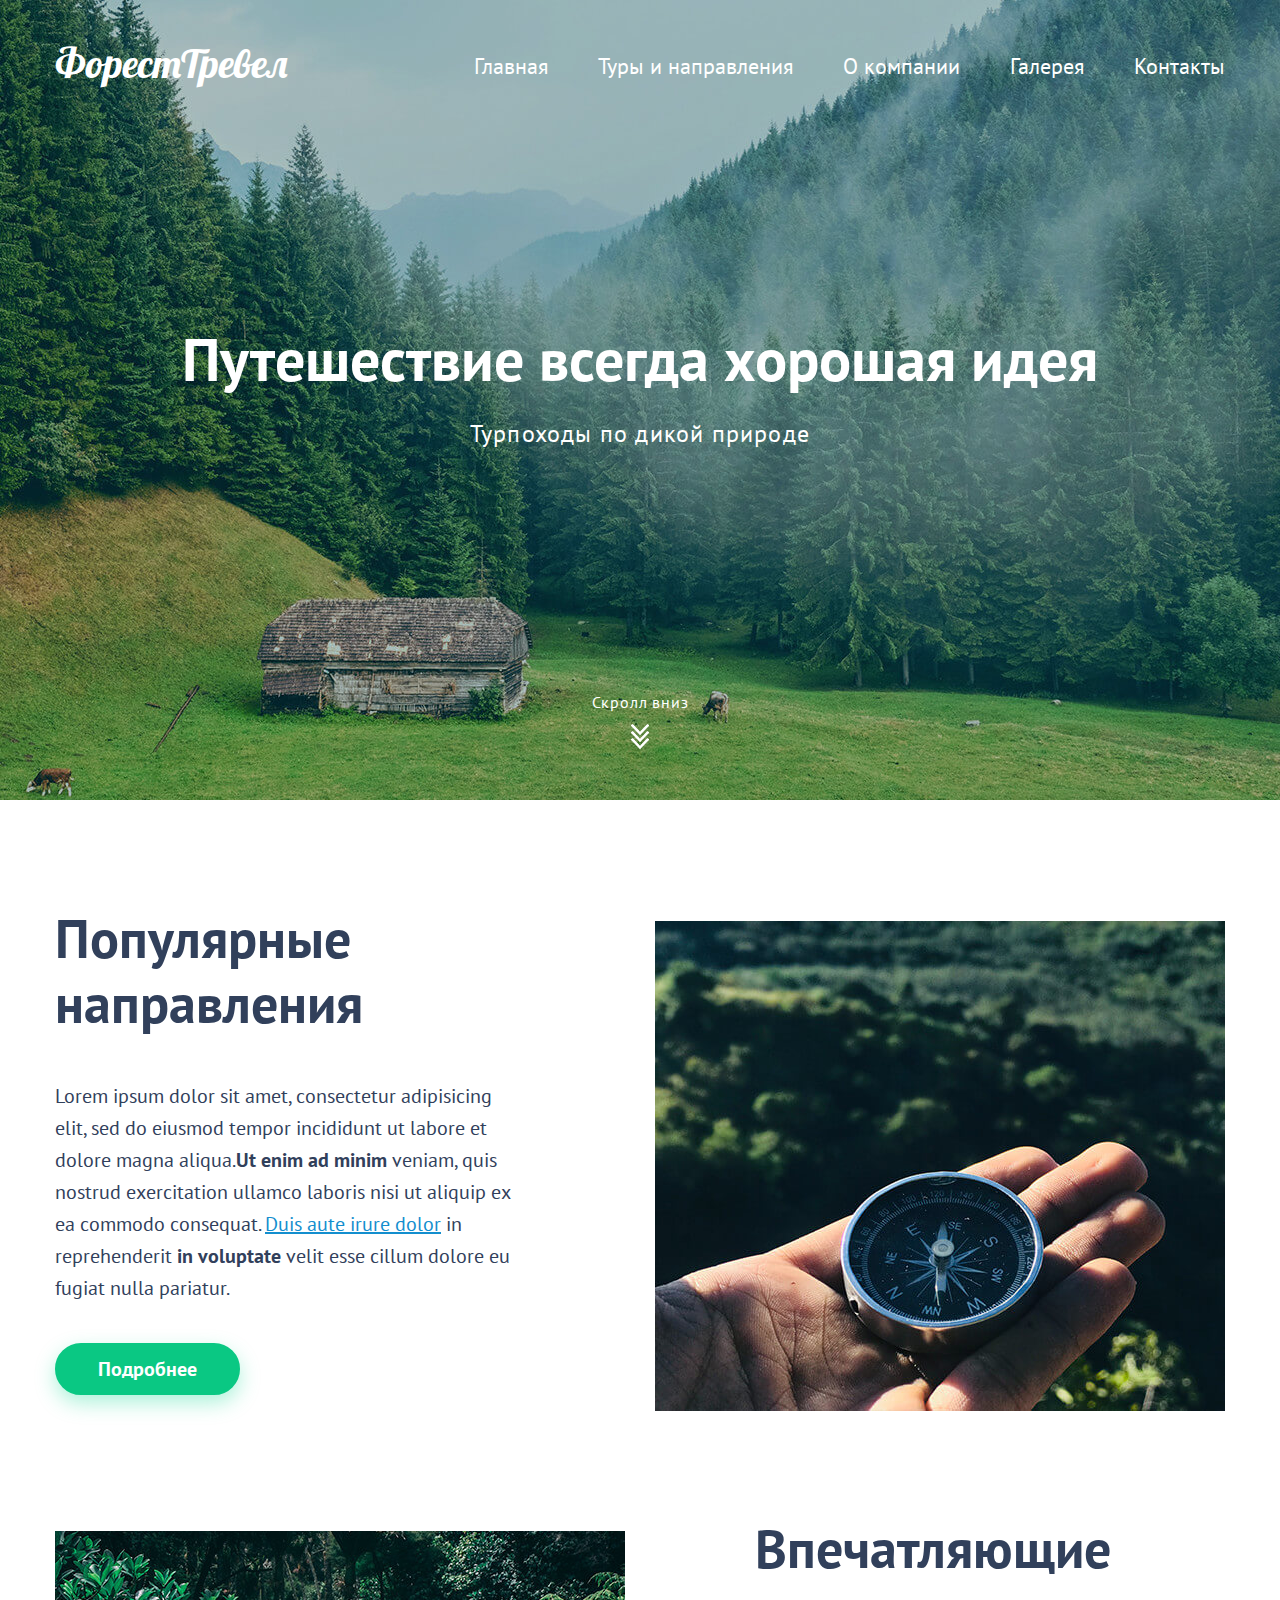
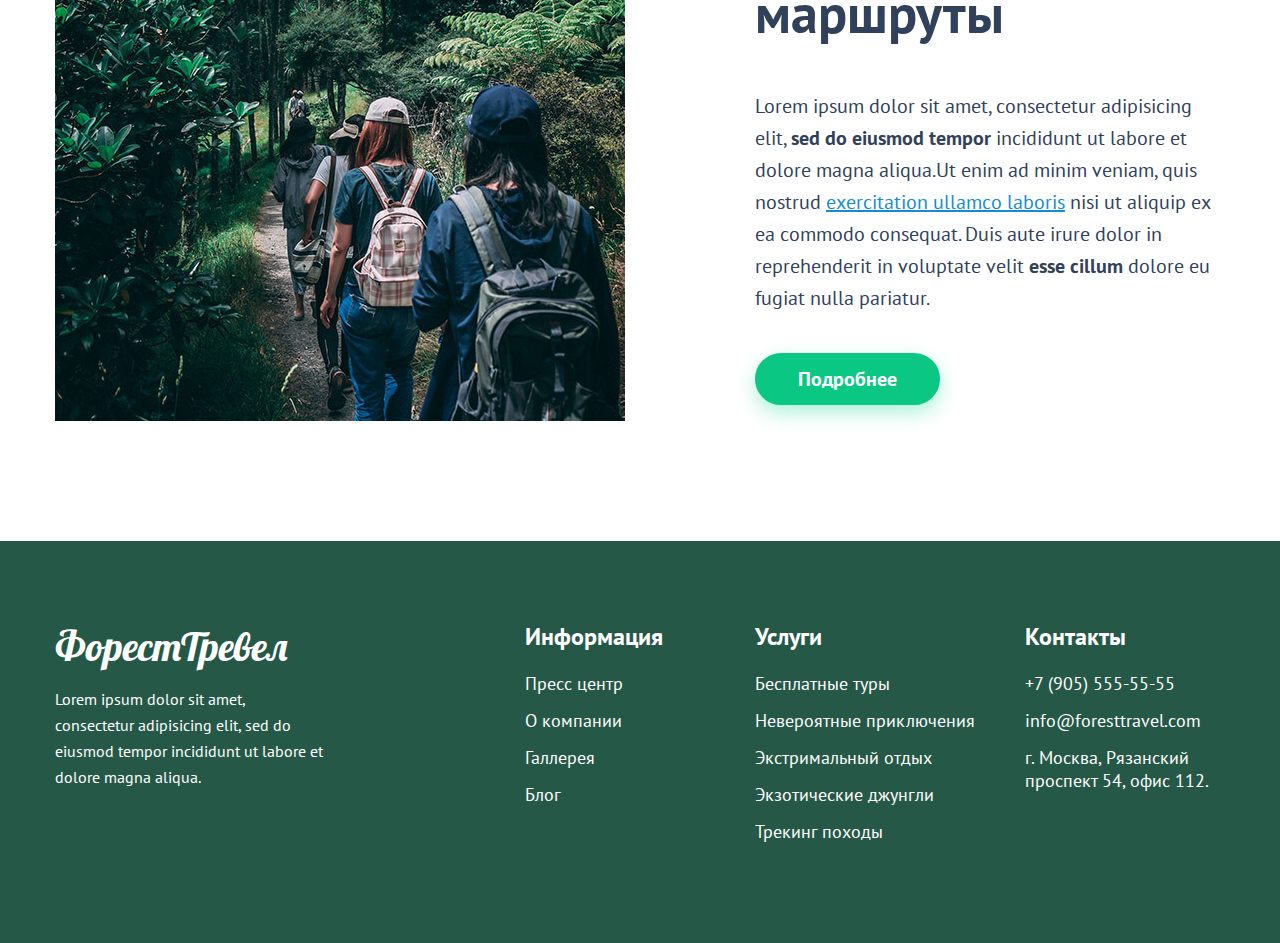
<file: docs/index.html>
﻿<!DOCTYPE html>
<html lang="ru">
  <head>
    <meta charset="UTF-8" />
    <meta name="viewport" content="width=device-width, initial-scale=1.0" />
    <title>ФорестTревел - Турпоходы по дикой природе</title>
    <link
      href="https://fonts.googleapis.com/css2?family=Lobster&family=PT+Sans:ital,wght@0,400;0,700;1,400;1,700&display=swap"
      rel="stylesheet"
    />
    <link rel="stylesheet" href="./css/main.css" />
  </head>
  <body>
    <!-- header  -->
    <div class="header">
      <div class="container">
        <div class="logo"><a class="logo-link" href="#">ФорестТревел</a></div>
        <div class="navigation">
          <a href="index.html" class="navigation-link">Главная</a>
          <a href="tours.html" class="navigation-link">Туры и направления</a>
          <a href="article.html" class="navigation-link">О компании</a>
          <a href="#" class="navigation-link">Галерея</a>
          <a href="contacts.html" class="navigation-link">Контакты</a>
        </div>
      </div>

      <div class="header-content">
        <h2 class="header-title">Путешествие всегда хорошая идея</h2>
        <h3 class="header-subtitle">Турпоходы по дикой природе</h3>
      </div>

      <div class="header-scroll">
        <div class="header-scroll-text">Скролл вниз</div>
        <a href="#main">
          <img src="./img/arrow-down.png" alt="Scroll icon" />
        </a>
      </div>
    </div>
    <!-- // header  -->

    <!-- section-content  -->
    <div class="section-content" id="main">
      <div class="container">
        <!-- content-row -->
        <div class="content-row">
          <div class="content-description float-left">
            <h3 class="content-title">Популярные направления</h3>
            <div class="content-text">
              <p>
                Lorem ipsum dolor sit amet, consectetur adipisicing elit, sed do
                eiusmod tempor incididunt ut labore et dolore magna
                aliqua.<strong>Ut enim ad minim</strong> veniam, quis nostrud
                exercitation ullamco laboris nisi ut aliquip ex ea commodo
                consequat. <a href="#">Duis aute irure dolor</a> in
                reprehenderit <strong>in voluptate</strong> velit esse cillum
                dolore eu fugiat nulla pariatur.
              </p>
            </div>
            <a class="button" href="#">Подробнее</a>
          </div>
          <div class="content-img float-right">
            <img src="./img/img-01.jpg" alt="Популярные направления" />
          </div>
        </div>
        <!-- // content-row -->
        <!-- content-row -->
        <div class="content-row">
          <div class="content-img float-left">
            <img src="./img/img-02.jpg" alt="Впечатляющие маршруты" />
          </div>
          <div class="content-description float-right">
            <h3 class="content-title">Впечатляющие маршруты</h3>
            <div class="content-text">
              <p>
                Lorem ipsum dolor sit amet, consectetur adipisicing elit,
                <strong>sed do eiusmod tempor</strong> incididunt ut labore et
                dolore magna aliqua.Ut enim ad minim veniam, quis nostrud
                <a href="#">exercitation ullamco laboris</a> nisi ut aliquip ex
                ea commodo consequat. Duis aute irure dolor in reprehenderit in
                voluptate velit <strong>esse cillum</strong> dolore eu fugiat
                nulla pariatur.
              </p>
            </div>
            <a class="button" href="#">Подробнее</a>
          </div>
        </div>
        <!-- // content-row -->
      </div>
    </div>
    <!-- // section-content  -->

    <!-- footer -->
    <div class="footer">
      <div class="container">
        <!-- footer-left -->
        <div class="footer-left">
          <div class="footer-logo">ФорестТревел</div>
          <div class="footer-about">
            Lorem ipsum dolor sit amet, consectetur adipisicing elit, sed do
            eiusmod tempor incididunt ut labore et dolore magna aliqua.
          </div>
        </div>
        <!-- // footer-left -->
        <!-- footer-right -->
        <div class="footer-right">
          <!-- footer-col -->
          <div class="footer-col footer-col-info">
            <div class="footer-title">Информация</div>
            <ul class="footer-list">
              <li class="footer-list-item">
                <a href="#" class="footer-list-link">Пресс центр</a>
              </li>
              <li class="footer-list-item">
                <a href="#" class="footer-list-link">О компании</a>
              </li>
              <li class="footer-list-item">
                <a href="#" class="footer-list-link">Галлерея</a>
              </li>
              <li class="footer-list-item">
                <a href="#" class="footer-list-link">Блог</a>
              </li>
            </ul>
          </div>
          <!-- // footer-col -->
          <!-- footer-col -->
          <div class="footer-col footer-col-services">
            <div class="footer-title">Услуги</div>
            <ul class="footer-list">
              <li class="footer-list-item">
                <a href="#" class="footer-list-link">Бесплатные туры</a>
              </li>
              <li class="footer-list-item">
                <a href="#" class="footer-list-link">Невероятные приключения</a>
              </li>
              <li class="footer-list-item">
                <a href="#" class="footer-list-link">Экстримальный отдых</a>
              </li>
              <li class="footer-list-item">
                <a href="#" class="footer-list-link">Экзотические джунгли</a>
              </li>
              <li class="footer-list-item">
                <a href="#" class="footer-list-link">Трекинг походы</a>
              </li>
            </ul>
          </div>
          <!-- // footer-col -->
          <!-- footer-col -->
          <div class="footer-col footer-col-contacts">
            <div class="footer-title">Контакты</div>
            <p>+7 (905) 555-55-55</p>
            <p>info@foresttravel.com</p>
            <p>г. Москва, Рязанский проспект 54, офис 112.</p>
          </div>
          <!-- // footer-col -->
        </div>
        <!-- // footer-right -->
      </div>
    </div>
    <!-- // footer -->
  </body>
</html>
</file>
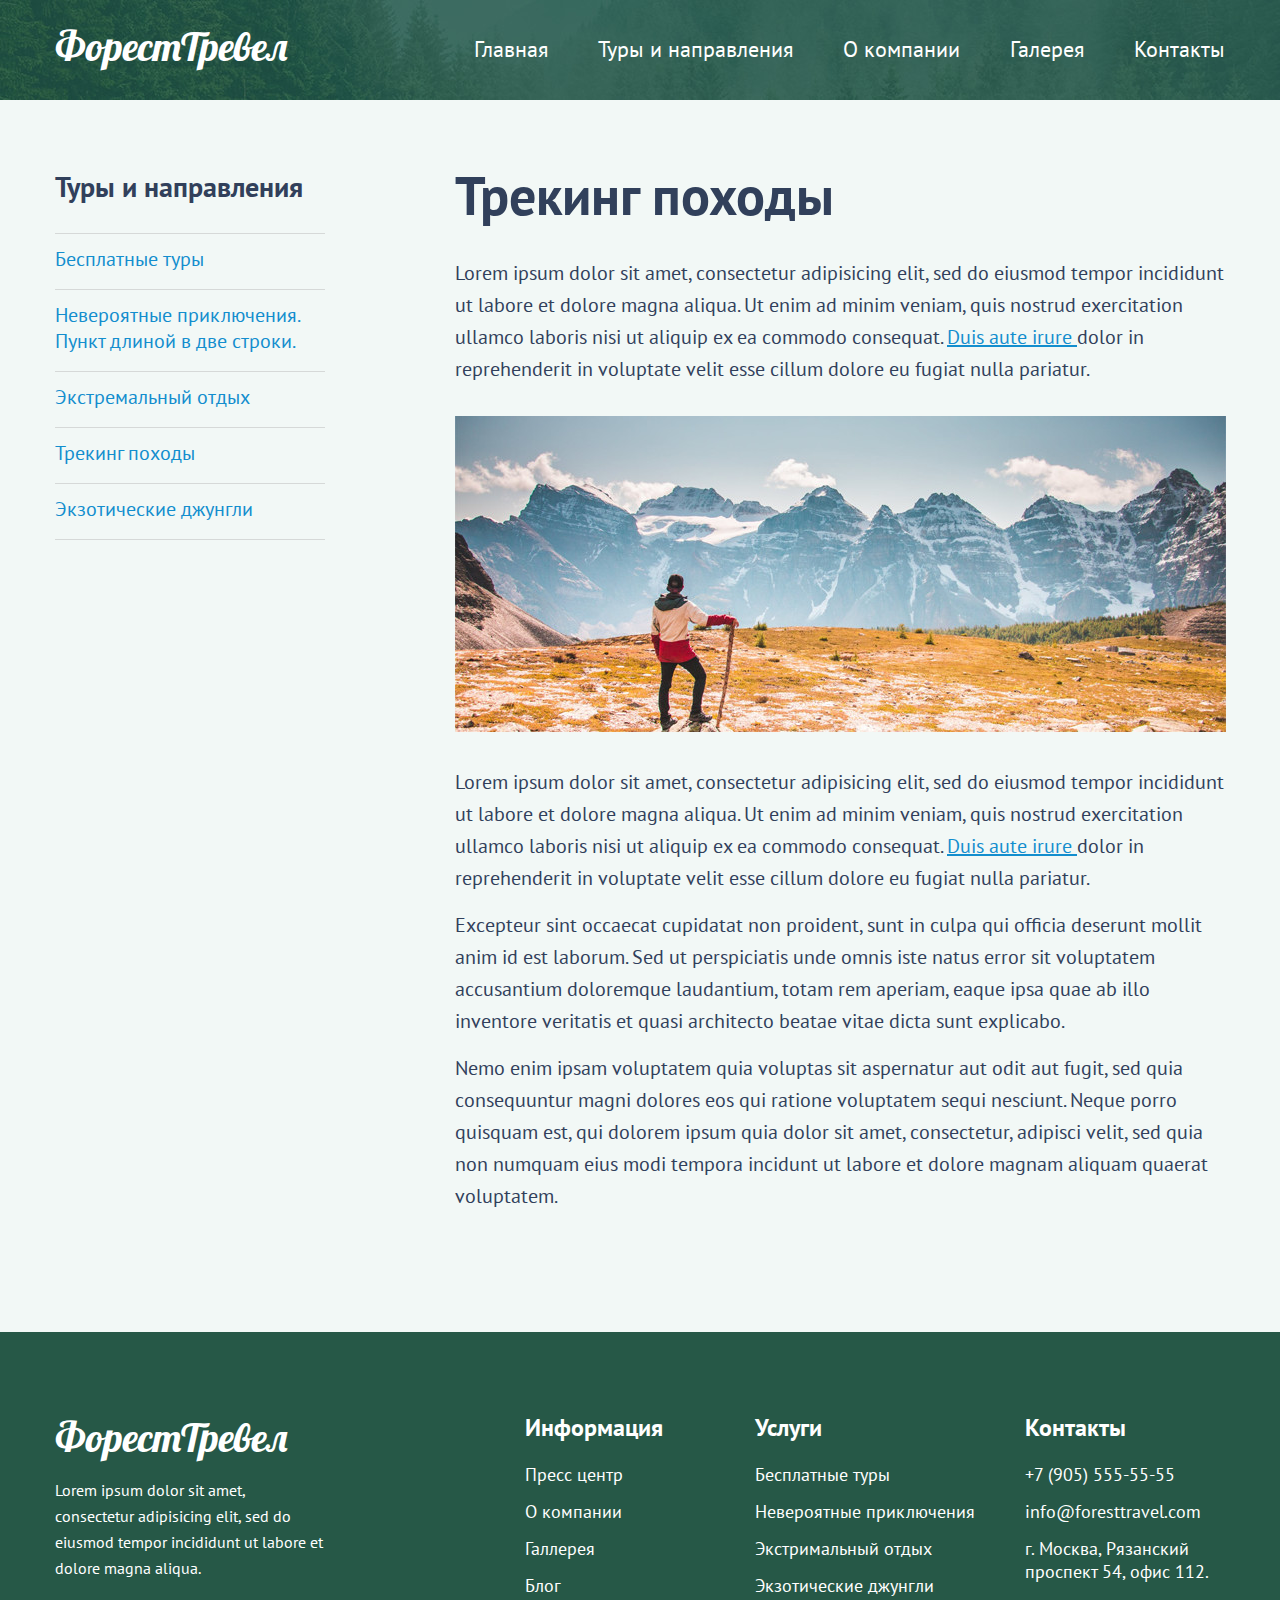
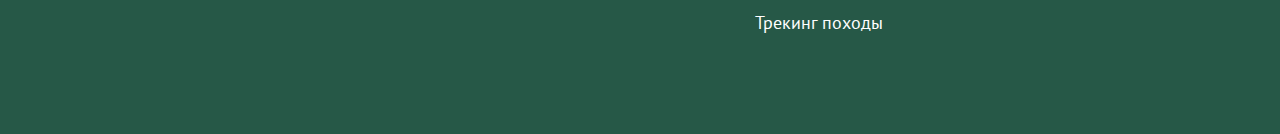
<file: docs/article.html>
﻿<!DOCTYPE html>
<html lang="ru">
  <head>
    <meta charset="UTF-8" />
    <meta name="viewport" content="width=device-width, initial-scale=1.0" />
    <title>Трекинг походы</title>
    <link
      href="https://fonts.googleapis.com/css2?family=Lobster&family=PT+Sans:ital,wght@0,400;0,700;1,400;1,700&display=swap"
      rel="stylesheet"
    />
    <link rel="stylesheet" href="./css/main.css" />
  </head>
  <body class="bg-inner">
    <!-- header inner  -->
    <div class="header-inner">
      <div class="container">
        <div class="logo"><a class="logo-link" href="#">ФорестТревел</a></div>
        <div class="navigation">
          <a href="index.html" class="navigation-link">Главная</a>
          <a href="tours.html" class="navigation-link">Туры и направления</a>
          <a href="article.html" class="navigation-link">О компании</a>
          <a href="#" class="navigation-link">Галерея</a>
          <a href="contacts.html" class="navigation-link">Контакты</a>
        </div>
      </div>
    </div>
    <!--// header inner  -->

    <!-- article -->
    <div class="article">
      <div class="container">
        <div class="row">
          <div class="article-nav">
            <h3 class="article-nav-title">Туры и направления</h3>

            <a href="#" class="article-nav-link">Бесплатные туры</a>
            <a href="#" class="article-nav-link"
              >Невероятные приключения. <br />
              Пункт длиной в две строки.</a
            >
            <a href="#" class="article-nav-link">Экстремальный отдых</a>
            <a href="#" class="article-nav-link">Трекинг походы</a>
            <a href="#" class="article-nav-link">Экзотические джунгли</a>
          </div>

          <div class="article-side">
            <h1 class="article-side-title">Трекинг походы</h1>
            <p>
              Lorem ipsum dolor sit amet, consectetur adipisicing elit, sed do
              eiusmod tempor incididunt ut labore et dolore magna aliqua. Ut
              enim ad minim veniam, quis nostrud exercitation ullamco laboris
              nisi ut aliquip ex ea commodo consequat.
              <a href="#"> Duis aute irure </a> dolor in reprehenderit in
              voluptate velit esse cillum dolore eu fugiat nulla pariatur.
            </p>

            <img
              src="./img/img.jpg"
              alt="Трекинг походы"
              class="article-side-img"
            />

            <p>
              Lorem ipsum dolor sit amet, consectetur adipisicing elit, sed do
              eiusmod tempor incididunt ut labore et dolore magna aliqua. Ut
              enim ad minim veniam, quis nostrud exercitation ullamco laboris
              nisi ut aliquip ex ea commodo consequat.
              <a href="#"> Duis aute irure </a> dolor in reprehenderit in
              voluptate velit esse cillum dolore eu fugiat nulla pariatur.
            </p>

            <p>
              Excepteur sint occaecat cupidatat non proident, sunt in culpa qui
              officia deserunt mollit anim id est laborum. Sed ut perspiciatis
              unde omnis iste natus error sit voluptatem accusantium doloremque
              laudantium, totam rem aperiam, eaque ipsa quae ab illo inventore
              veritatis et quasi architecto beatae vitae dicta sunt explicabo.
            </p>

            <p>
              Nemo enim ipsam voluptatem quia voluptas sit aspernatur aut odit
              aut fugit, sed quia consequuntur magni dolores eos qui ratione
              voluptatem sequi nesciunt. Neque porro quisquam est, qui dolorem
              ipsum quia dolor sit amet, consectetur, adipisci velit, sed quia
              non numquam eius modi tempora incidunt ut labore et dolore magnam
              aliquam quaerat voluptatem.
            </p>
          </div>
        </div>
      </div>
    </div>

    <!-- // article -->

    <!-- footer -->
    <div class="footer">
      <div class="container">
        <!-- footer-left -->
        <div class="footer-left">
          <div class="footer-logo">ФорестТревел</div>
          <div class="footer-about">
            Lorem ipsum dolor sit amet, consectetur adipisicing elit, sed do
            eiusmod tempor incididunt ut labore et dolore magna aliqua.
          </div>
        </div>
        <!-- // footer-left -->

        <!-- footer-right -->
        <div class="footer-right">
          <!-- footer-col -->
          <div class="footer-col footer-col-info">
            <div class="footer-title">Информация</div>
            <ul class="footer-list">
              <li class="footer-list-item">
                <a href="#" class="footer-list-link">Пресс центр</a>
              </li>
              <li class="footer-list-item">
                <a href="#" class="footer-list-link">О компании</a>
              </li>
              <li class="footer-list-item">
                <a href="#" class="footer-list-link">Галлерея</a>
              </li>
              <li class="footer-list-item">
                <a href="#" class="footer-list-link">Блог</a>
              </li>
            </ul>
          </div>
          <!-- // footer-col -->

          <!-- footer-col -->
          <div class="footer-col footer-col-services">
            <div class="footer-title">Услуги</div>
            <ul class="footer-list">
              <li class="footer-list-item">
                <a href="#" class="footer-list-link">Бесплатные туры</a>
              </li>
              <li class="footer-list-item">
                <a href="#" class="footer-list-link">Невероятные приключения</a>
              </li>
              <li class="footer-list-item">
                <a href="#" class="footer-list-link">Экстримальный отдых</a>
              </li>
              <li class="footer-list-item">
                <a href="#" class="footer-list-link">Экзотические джунгли</a>
              </li>
              <li class="footer-list-item">
                <a href="#" class="footer-list-link">Трекинг походы</a>
              </li>
            </ul>
          </div>
          <!-- // footer-col -->

          <!-- footer-col -->
          <div class="footer-col footer-col-contacts">
            <div class="footer-title">Контакты</div>
            <p>+7 (905) 555-55-55</p>
            <p>info@foresttravel.com</p>
            <p>г. Москва, Рязанский проспект 54, офис 112.</p>
          </div>
          <!-- // footer-col -->
        </div>
        <!-- // footer-right -->
      </div>
    </div>
    <!-- // footer -->
  </body>
</html>
</file>
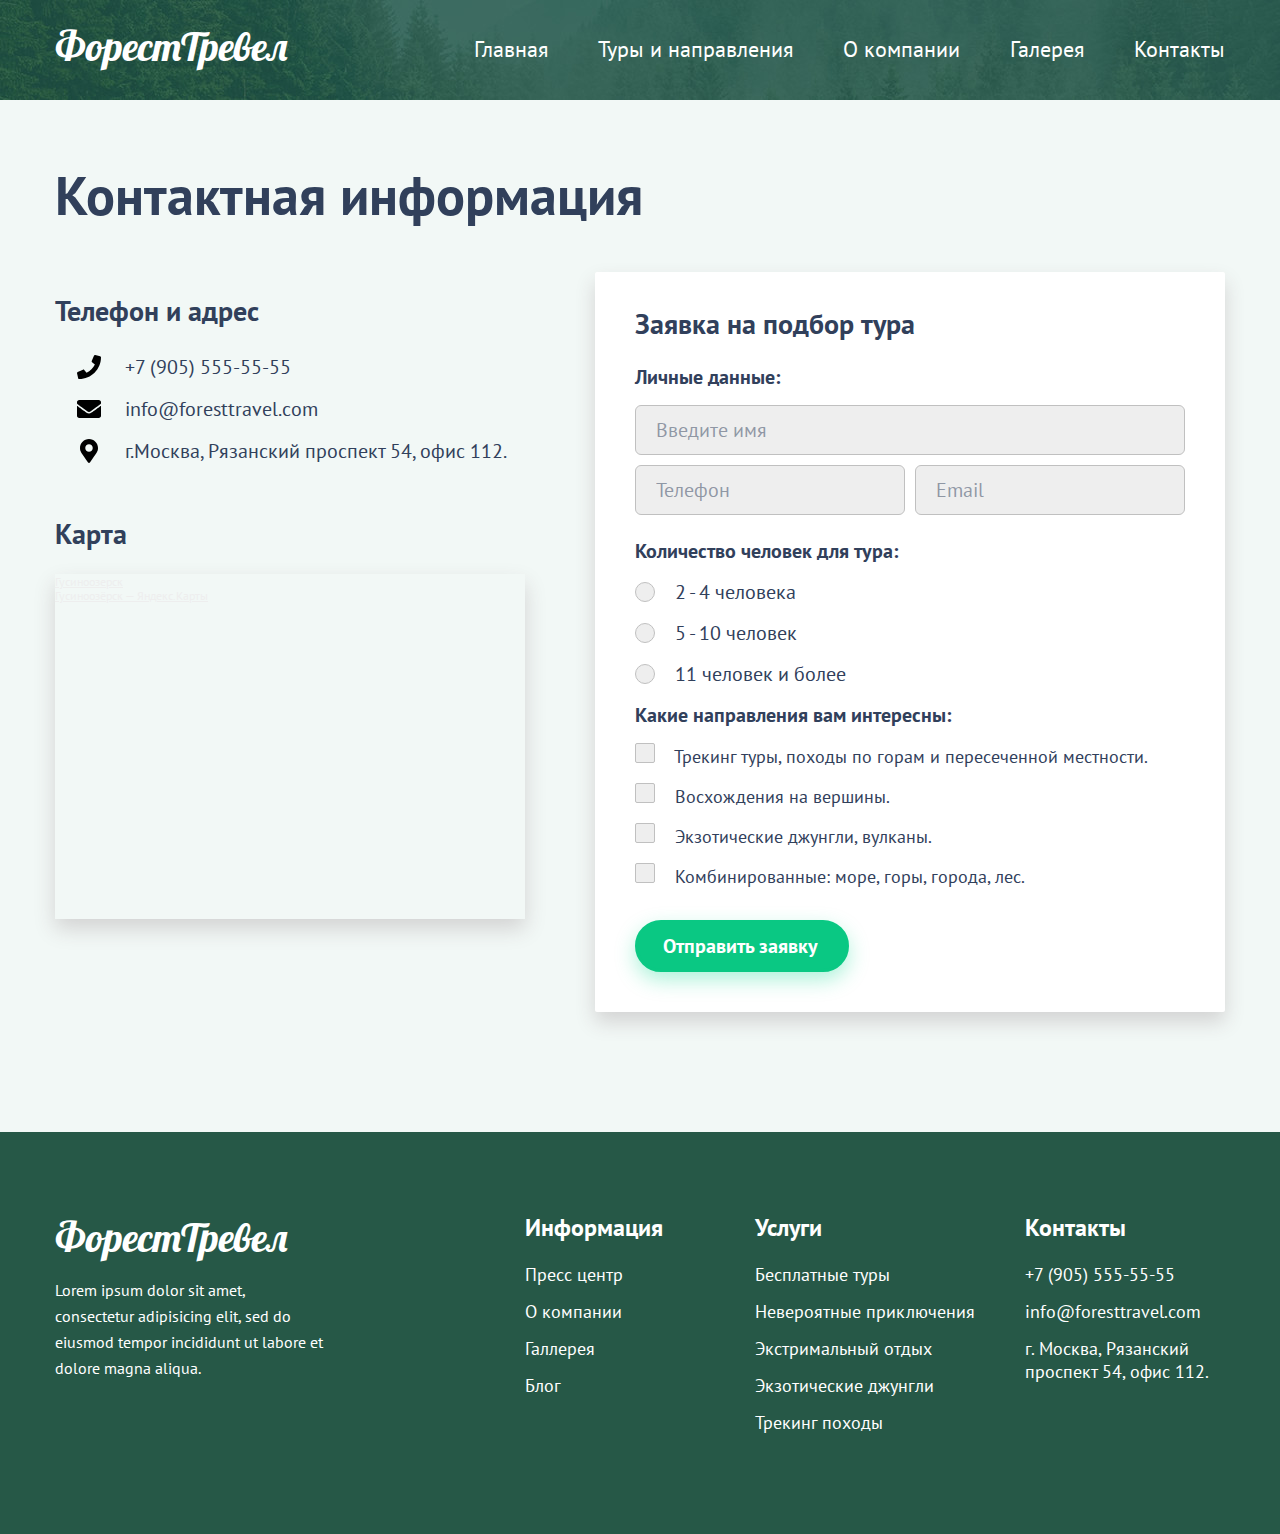
<file: docs/contacts.html>
﻿<!DOCTYPE html>
<html lang="ru">
  <head>
    <meta charset="UTF-8" />
    <meta name="viewport" content="width=device-width, initial-scale=1.0" />
    <title>Контакты - ФорестTревел</title>
    <link
      href="https://fonts.googleapis.com/css2?family=Lobster&family=PT+Sans:ital,wght@0,400;0,700;1,400;1,700&display=swap"
      rel="stylesheet"
    />
    <link rel="stylesheet" href="./css/main.css" />
  </head>
  <body class="bg-inner">
    <!-- header inner  -->
    <div class="header-inner">
      <div class="container">
        <div class="logo"><a class="logo-link" href="#">ФорестТревел</a></div>
        <div class="navigation">
          <a href="index.html" class="navigation-link">Главная</a>
          <a href="tours.html" class="navigation-link">Туры и направления</a>
          <a href="article.html" class="navigation-link">О компании</a>
          <a href="#" class="navigation-link">Галерея</a>
          <a href="contacts.html" class="navigation-link">Контакты</a>
        </div>
      </div>
    </div>
    <!--// header inner  -->

    <!-- section-content-inner  -->
    <div class="section-content-inner">
      <div class="container">
        <h1 class="content-title">Контактная информация</h1>

        <!-- row -->
        <div class="row">
          <!-- Адрес -->
          <div class="contacts-address">
            <h3 class="title-medium">Телефон и адрес</h3>
            <ul class="contacts-list">
              <li class="contacts-list-item contacts-list-item-phone">
                +7 (905) 555-55-55
              </li>
              <li class="contacts-list-item contacts-list-item-email">
                info@foresttravel.com
              </li>
              <li class="contacts-list-item contacts-list-item-address">
                г.Москва, Рязанский проспект 54, офис 112.
              </li>
            </ul>
            <h3 class="title-medium">Карта</h3>
            <div class="map-holder">
              <div style="position: relative; overflow: hidden;">
                <a
                  href="https://yandex.ru/maps/11326/gusinoozersk/?utm_medium=mapframe&utm_source=maps"
                  style="
                    color: #eee;
                    font-size: 12px;
                    position: absolute;
                    top: 0px;
                  "
                  >Гусиноозерск</a
                ><a
                  href="https://yandex.ru/maps/11326/gusinoozersk/?ll=106.504633%2C51.291733&mode=search&ol=geo&ouri=ymapsbm1%3A%2F%2Fgeo%3Fll%3D106.529%252C51.286%26spn%3D0.116%252C0.097%26text%3D%25D0%25A0%25D0%25BE%25D1%2581%25D1%2581%25D0%25B8%25D1%258F%252C%2520%25D0%25A0%25D0%25B5%25D1%2581%25D0%25BF%25D1%2583%25D0%25B1%25D0%25BB%25D0%25B8%25D0%25BA%25D0%25B0%2520%25D0%2591%25D1%2583%25D1%2580%25D1%258F%25D1%2582%25D0%25B8%25D1%258F%252C%2520%25D0%25A1%25D0%25B5%25D0%25BB%25D0%25B5%25D0%25BD%25D0%25B3%25D0%25B8%25D0%25BD%25D1%2581%25D0%25BA%25D0%25B8%25D0%25B9%2520%25D1%2580%25D0%25B0%25D0%25B9%25D0%25BE%25D0%25BD%252C%2520%25D0%2593%25D1%2583%25D1%2581%25D0%25B8%25D0%25BD%25D0%25BE%25D0%25BE%25D0%25B7%25D1%2591%25D1%2580%25D1%2581%25D0%25BA&utm_medium=mapframe&utm_source=maps&z=12.44"
                  style="
                    color: #eee;
                    font-size: 12px;
                    position: absolute;
                    top: 14px;
                  "
                  >Гусиноозёрск — Яндекс.Карты</a
                ><iframe
                  src="https://yandex.ru/map-widget/v1/-/CCQpFRs1CA"
                  width="560"
                  height="400"
                  frameborder="1"
                  allowfullscreen="true"
                  style="position: relative;"
                ></iframe>
              </div>
            </div>
          </div>
          <!-- // Адрес -->

          <!-- Форма обратной связи -->
          <div class="contacts-form">
            <div class="form">
              <h3 class="title-medium">Заявка на подбор тура</h3>

              <!-- formgroup INPUTS -->
              <div class="formgroup">
                <h4 class="title-micro">Личные данные:</h4>
                <input type="text" placeholder="Введите имя" class="input" />
                <div class="row">
                  <div class="form-col-50">
                    <input type="text" placeholder="Телефон" class="input" />
                  </div>
                  <div class="form-col-50">
                    <input type="text" placeholder="Email" class="input" />
                  </div>
                </div>
              </div>
              <!-- // formgroup INPUTS -->

              <!-- formgroup RADIO -->
              <div class="formgroup">
                <h4 class="title-micro">Количество человек для тура:</h4>
                <label class="label-radio">
                  <input type="radio" name="people-number" class="real-radio" />
                  <span class="custom-radio"></span>
                  2 - 4 человека
                </label>
                <label class="label-radio">
                  <input type="radio" name="people-number" class="real-radio" />
                  <span class="custom-radio"></span>
                  5 - 10 человек
                </label>
                <label class="label-radio">
                  <input type="radio" name="people-number" class="real-radio" />
                  <span class="custom-radio"></span>
                  11 человек и более
                </label>
              </div>
              <!-- // formgroup RADIO -->

              <!-- formgroup CHECKBOXES -->
              <div class="formgroup">
                <h4 class="title-micro">Какие направления вам интересны:</h4>
                <label class="label-checkbox">
                  <input type="checkbox" class="real-checkbox" />
                  <span class="custom-checkbox"></span>
                  Трекинг туры, походы по горам и пересеченной местности.
                </label>
                <label class="label-checkbox">
                  <input type="checkbox" class="real-checkbox" />
                  <span class="custom-checkbox"></span>
                  Восхождения на вершины.
                </label>
                <label class="label-checkbox">
                  <input type="checkbox" class="real-checkbox" />
                  <span class="custom-checkbox"></span>
                  Экзотические джунгли, вулканы.
                </label>
                <label class="label-checkbox">
                  <input type="checkbox" class="real-checkbox" />
                  <span class="custom-checkbox"></span>
                  Комбинированные: море, горы, города, лес.
                </label>
              </div>
              <!-- // formgroup CHECKBOXES -->

              <button type="submit" class="button button-form">
                Отправить заявку
              </button>
            </div>
          </div>
          <!-- // Форма обратной связи -->
        </div>
        <!-- // row -->
      </div>
    </div>
    <!--// section-content-inner  -->

    <!-- footer -->
    <div class="footer">
      <div class="container">
        <!-- footer-left -->
        <div class="footer-left">
          <div class="footer-logo">ФорестТревел</div>
          <div class="footer-about">
            Lorem ipsum dolor sit amet, consectetur adipisicing elit, sed do
            eiusmod tempor incididunt ut labore et dolore magna aliqua.
          </div>
        </div>
        <!-- // footer-left -->

        <!-- footer-right -->
        <div class="footer-right">
          <!-- footer-col -->
          <div class="footer-col footer-col-info">
            <div class="footer-title">Информация</div>
            <ul class="footer-list">
              <li class="footer-list-item">
                <a href="#" class="footer-list-link">Пресс центр</a>
              </li>
              <li class="footer-list-item">
                <a href="#" class="footer-list-link">О компании</a>
              </li>
              <li class="footer-list-item">
                <a href="#" class="footer-list-link">Галлерея</a>
              </li>
              <li class="footer-list-item">
                <a href="#" class="footer-list-link">Блог</a>
              </li>
            </ul>
          </div>
          <!-- // footer-col -->

          <!-- footer-col -->
          <div class="footer-col footer-col-services">
            <div class="footer-title">Услуги</div>
            <ul class="footer-list">
              <li class="footer-list-item">
                <a href="#" class="footer-list-link">Бесплатные туры</a>
              </li>
              <li class="footer-list-item">
                <a href="#" class="footer-list-link">Невероятные приключения</a>
              </li>
              <li class="footer-list-item">
                <a href="#" class="footer-list-link">Экстримальный отдых</a>
              </li>
              <li class="footer-list-item">
                <a href="#" class="footer-list-link">Экзотические джунгли</a>
              </li>
              <li class="footer-list-item">
                <a href="#" class="footer-list-link">Трекинг походы</a>
              </li>
            </ul>
          </div>
          <!-- // footer-col -->

          <!-- footer-col -->
          <div class="footer-col footer-col-contacts">
            <div class="footer-title">Контакты</div>
            <p>+7 (905) 555-55-55</p>
            <p>info@foresttravel.com</p>
            <p>г. Москва, Рязанский проспект 54, офис 112.</p>
          </div>
          <!-- // footer-col -->
        </div>
        <!-- // footer-right -->
      </div>
    </div>
    <!-- // footer -->
  </body>
</html>
</file>
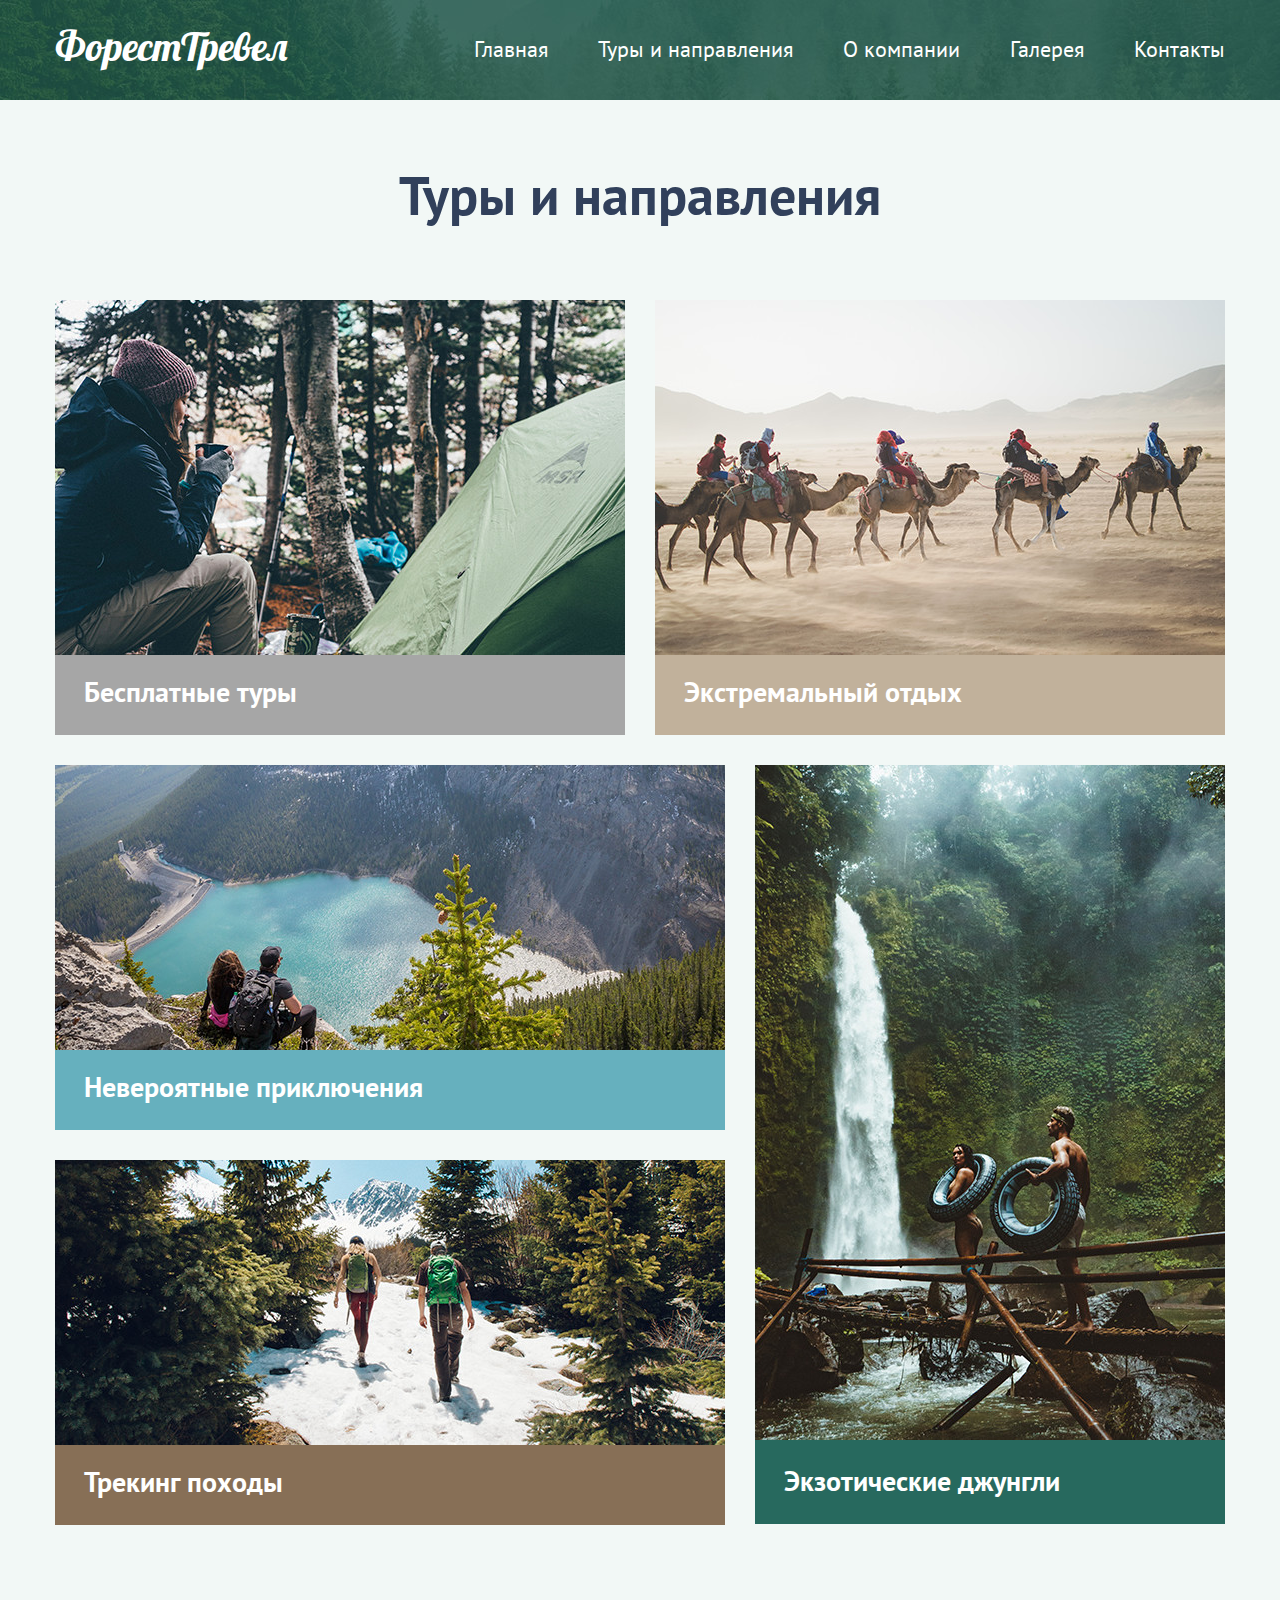
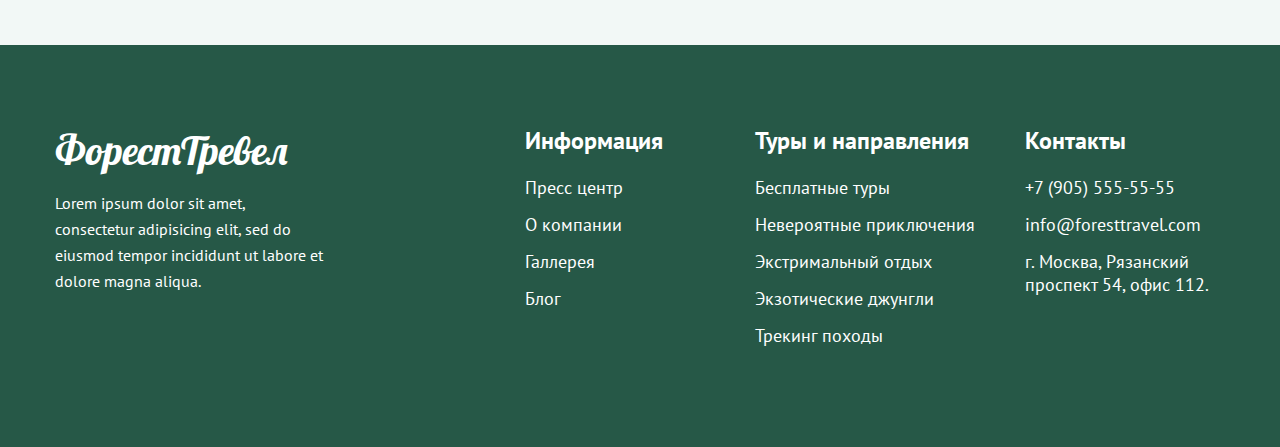
<file: docs/tours.html>
﻿<!DOCTYPE html>
<html lang="ru">
  <head>
    <meta charset="UTF-8" />
    <meta name="viewport" content="width=device-width, initial-scale=1.0" />
    <title>Туры и направления</title>
    <link
      href="https://fonts.googleapis.com/css2?family=Lobster&family=PT+Sans:ital,wght@0,400;0,700;1,400;1,700&display=swap"
      rel="stylesheet"
    />
    <link rel="stylesheet" href="./css/main.css" />
  </head>
  <body class="bg-inner">
    <!-- header inner  -->
    <div class="header-inner">
      <div class="container">
        <div class="logo"><a class="logo-link" href="#">ФорестТревел</a></div>
        <div class="navigation">
          <a href="index.html" class="navigation-link">Главная</a>
          <a href="tours.html" class="navigation-link">Туры и направления</a>
          <a href="article.html" class="navigation-link">О компании</a>
          <a href="#" class="navigation-link">Галерея</a>
          <a href="contacts.html" class="navigation-link">Контакты</a>
        </div>
      </div>
    </div>
    <!--// header inner  -->

    <!-- section-tours -->

    <div class="section-tours">
      <div class="container">
        <h1 class="section-tours-title">Туры и направления</h1>
        <!-- row -->
        <div class="row">
          <div class="section-tours-block-left">
            <img
              src="./img/julian-bialowas.jpg"
              alt=""
              class="section-tours-block-img"
            />
            <a href="#" class="section-tours-link gray"> Бесплатные туры </a>
          </div>
          <div class="section-tours-block-right">
            <img
              src="./img/vaida-tamosauskaite.jpg"
              alt=""
              class="section-tours-block-img"
            />
            <a href="#" class="section-tours-link sand">Экстремальный отдых</a>
          </div>
        </div>
        <!-- // row -->
        <!-- row -->
        <div class="row">
          <div class="section-tours-block-left-bottom">
            <div class="section-tours-block-left-bottom-first">
              <img
                src="./img/kalen-emsley.jpg"
                alt=""
                class="section-tours-block-img"
              />
              <a href="#" class="section-tours-link blue"
                >Невероятные приключения</a
              >
            </div>
            <img
              src="./img/holly-mandarich.jpg"
              alt=""
              class="section-tours-block-img"
            />
            <a href="#" class="section-tours-link brown">Трекинг походы</a>
          </div>
          <div class="section-tours-block-right-bottom">
            <img
              src="./img/oliver-sjostrom.jpg"
              alt=""
              class="section-tours-block-img"
            />
            <a href="#" class="section-tours-link green"
              >Экзотические джунгли</a
            >
          </div>
        </div>
        <!-- // row -->
      </div>
    </div>

    <!-- footer -->
    <div class="footer">
      <div class="container">
        <!-- footer-left -->
        <div class="footer-left">
          <div class="footer-logo">ФорестТревел</div>
          <div class="footer-about">
            Lorem ipsum dolor sit amet, consectetur adipisicing elit, sed do
            eiusmod tempor incididunt ut labore et dolore magna aliqua.
          </div>
        </div>
        <!-- // footer-left -->

        <!-- footer-right -->
        <div class="footer-right">
          <!-- footer-col -->
          <div class="footer-col footer-col-info">
            <div class="footer-title">Информация</div>
            <ul class="footer-list">
              <li class="footer-list-item">
                <a href="#" class="footer-list-link">Пресс центр</a>
              </li>
              <li class="footer-list-item">
                <a href="#" class="footer-list-link">О компании</a>
              </li>
              <li class="footer-list-item">
                <a href="#" class="footer-list-link">Галлерея</a>
              </li>
              <li class="footer-list-item">
                <a href="#" class="footer-list-link">Блог</a>
              </li>
            </ul>
          </div>
          <!-- // footer-col -->

          <!-- footer-col -->
          <div class="footer-col footer-col-services">
            <div class="footer-title">Туры и направления</div>
            <ul class="footer-list">
              <li class="footer-list-item">
                <a href="#" class="footer-list-link">Бесплатные туры</a>
              </li>
              <li class="footer-list-item">
                <a href="#" class="footer-list-link">Невероятные приключения</a>
              </li>
              <li class="footer-list-item">
                <a href="#" class="footer-list-link">Экстримальный отдых</a>
              </li>
              <li class="footer-list-item">
                <a href="#" class="footer-list-link">Экзотические джунгли</a>
              </li>
              <li class="footer-list-item">
                <a href="#" class="footer-list-link">Трекинг походы</a>
              </li>
            </ul>
          </div>
          <!-- // footer-col -->

          <!-- footer-col -->
          <div class="footer-col footer-col-contacts">
            <div class="footer-title">Контакты</div>
            <p>+7 (905) 555-55-55</p>
            <p>info@foresttravel.com</p>
            <p>г. Москва, Рязанский проспект 54, офис 112.</p>
          </div>
          <!-- // footer-col -->
        </div>
        <!-- // footer-right -->
      </div>
    </div>
    <!-- // footer -->
  </body>
</html>
</file>
<file: docs/css/main.css>
* {
  box-sizing: border-box;
}

html{
  scroll-behavior: smooth;
}

body {
  margin: 0;
  font-family: "PT Sans", sans-serif;
  color: #31405b;
}

.container {
  margin-left: auto;
  margin-right: auto;
  width: 1170px;
}

.container::after {
  content: "";
  clear: both;
  display: table;
}

.row {
  
}

.row::after {
  content: "";
  clear: both;
  display: table;
}

.float-left {
  float: left !important;
}

.float-right {
  float: right !important;
}

.bg-inner {
  background-color: #f2f8f6;
}

.title-medium {
  margin-top: 0;
  margin-bottom: 22px;
  font-size: 28px;
  font-weight: 700;
}

.title-micro {
  margin: 0;
  margin-bottom: 15px;
  font-size: 20px;
  color: #31405b;
  font-weight: 700;
}

.button {
  display: inline-block;
  padding-left: 40px;
  padding-right: 40px;
  padding-top: 8px;
  padding-bottom: 8px;
  line-height: 1.5;
  border: 3px solid #0ac883;
  border-radius: 50px;
  background-color: #0ac883;
  box-shadow: 0px 8px 20px 0px rgba(24, 219, 148, 0.35);
  font-size: 20px;
  color: #ffffff;
  font-weight: 700;
  text-decoration: none;
  transition: background-color 0.2s ease-in;
  cursor: pointer;
  font-family: "PT Sans", sans-serif;
  font-size: 20px;
  font-weight: 700;
}

.button:hover {
  background-color: #06e492);
}

.button:active {
  background-color: #07a96e;
}

.button:focus {
  outline: none;
  border: 3px solid #07a96e;
  box-shadow: 0px 0px 10px 0 #08e997;
}

.button-form {
  padding-left: 25px;
  padding-right: 28px;
  margin-top: 17px;
}

/* ----------------------HEADER----------------------- */

.header {
  position: relative;
  padding-top: 38px;
  width: 100%;
  height: 800px;
  background-color: #1a4f27;
  background-image: url("../img/header-bg.jpg");
  background-repeat: no-repeat;
  background-position: center;
  background-size: cover;
  color: #ffffff;
}

.logo {
  float: left;
  width: 270px;
  font-family: "Lobster", cursive;
  font-size: 40px;
  color: #ffffff;
}

.logo-link, .section-tours-link {
  color: #fff;
  text-decoration: none;
}

.navigation {
  float: right;
  padding-top: 14px;
  text-align: right;
  width: 870px;
  font-size: 22px;
}

.navigation-link {
  display: inline-block;
  margin-right: 44px;
  color: #ffffff;
  text-decoration: none;
}

.navigation-link:last-child {
  margin-right: 0;
}

.navigation-link:hover {
  text-decoration: underline;
}

.header-content {
  padding-bottom: 31px;
  position: absolute;
  width: 1170px;
  left: 50%;
  top: 50%;
  transform: translate(-50%, -50%);
  text-align: center;
}

.header-title {
  margin: 0;
  margin-bottom: 20px;
  font-size: 60px;
  font-weight: 700;
}

.header-subtitle {
  margin: 0;
  font-size: 24px;
  font-weight: 400;
  letter-spacing: 1.2px;
}

.header-scroll {
  position: absolute;
  left: 50%;
  bottom: 47px;
  transform: translateX(-50%);
  text-align: center;
  width: 200px;
  letter-spacing: 0.8px;
}

.header-scroll-text {
  margin-bottom: 12px;
  font-size: 16px;
  letter-spacing: 0.8px;
}

/* ----------------------HEADER INNER----------------------- */

.header-inner {
  padding-top: 21px;
  padding-bottom: 29px;
  background-image: url("../img/header-inner-bg.jpg");
  background-repeat: no-repeat;
  background-position: center;
  background-size: cover;
} 

/* ----------------------SECTION CONTENT----------------------- */

.section-content {
  padding-top: 106px;
  padding-bottom: 120px;
}

.content-row {
  margin-bottom: 105px;
}

.content-row:last-child {
  margin-bottom: 0;
}

.content-row::after {
  content: "";
  clear: both;
  display: table;
}

.content-description {
  width: 470px;
}

.content-img {
  padding-top: 15px;
  width: 570px;
}

.content-img img {
  min-width: 100%;
  height: auto;
  vertical-align: top;
}

.content-title {
  margin-top: 0;
  margin-bottom: 44px;
  font-weight: 700;
  font-size: 54px;
  line-height: 1.2;
}

.content-text {
  margin-bottom: 39px;
}

.content-text p, .article-side p {
  margin: 0;
  font-weight: 400;
  font-size: 20px;
  line-height: 1.6;
}

.content-text a, .article-side a {
  color: #138ece;
}

/* ----------------------SECTION CONTENT INNER----------------------- */

.section-content-inner {
  padding-top: 63px;
  padding-bottom: 120px;
}

/* ----------------------CONTACTS----------------------- */

.contacts-address {
  float: left;
  padding-top: 20px;
  width: 470px;
}

.contacts-form {
  float: right;
  width: 630px;
}

.contacts-list {
  margin: 0;
  margin-bottom: 48px;
  padding: 0;
  padding-left: 70px;
  font-size: 20px;
  line-height: 1.6;
  list-style: none;
}

.contacts-list-item {
  position: relative;
  margin-bottom: 10px;
}

.contacts-list-item:last-child {
  margin-bottom: 0;
}

.contacts-list-item::before {
  position: absolute;
  content: "";
  width: 24px;
  height: 24px;
  top: 4px;
  left: -48px;
  background-repeat: no-repeat;
  background-position: center;
  background-size: contain;
}

.contacts-list-item-phone::before {
  background-image: url("../img/icons/phone-solid.svg");
}

.contacts-list-item-email::before {
  background-image: url("../img/icons/envelope-solid.svg");
}

.contacts-list-item-address::before {
  background-image: url("../img/icons/map-marker-alt-solid.svg");
}

.map-holder {
  box-shadow: 0px 10px 20px 0px rgba(211, 211, 211, 1);
  height: 345px;
  overflow: hidden;
}

iframe {
  width: 100%;
  border: none;
  height: 345px;
}

/* ----------------------FORM----------------------- */

.form {
  padding-top: 33px;
  padding-left: 40px;
  padding-right: 40px;
  padding-bottom: 40px;
  background-color: #fff;
  box-shadow: 0px 10px 20px 0px rgba(211, 211, 211, 1);
  border-radius: 2px;
}

.formgroup {
  margin-bottom: 13px;
}

.input {
  padding-left: 20px;
  margin-bottom: 10px;
  width: 100%;
  height: 50px;
  background-color: #eeeeee;
  border: 1px solid #c0c0c0;
  border-radius: 6px;
  font-size: 20px;
  font-family: "PT Sans", sans-serif;
  color: #31405b;
}

.input::placeholder {
  color: rgba(49, 64, 91, 0.5);
}

.input:focus {
  outline: none;
  border: 2px solid #0ac883;
  box-shadow: 0px 0px 10px 0 rgba(51, 148, 112, 0.5);
}

.form-col-50 {
  float: left;
  width: 50%;
}

.form-col-50:first-child {
  padding-right: 5px;
}

.form-col-50:last-child {
  padding-left: 5px;
}

.label-radio {
  margin-bottom: 15px;
  display: block;
  font-size: 20px;
}

.custom-radio {
  position: relative;
  display: inline-block;
  margin-right: 15px;
  margin-top: -3px;
  width: 20px;
  height: 20px;
  vertical-align: middle;
  border-radius: 50%;
  background-color: rgb(238, 238, 238);
  border: 1px solid rgb(192, 192, 192);
  cursor: pointer;
}

.custom-radio::before {
  content: "";
  position: absolute;
  top: 0;
  left: 0;
  right: 0;
  bottom: 0;
  margin: auto;
  transform: ;
  display: block;
  width: 12px;
  height: 12px;
  background-color: #2ab698;
  border-radius: 50%;
  display: none;
}

.real-radio {
  width: 0;
  height: 0;
  position: absolute;
}

.real-radio:focus + .custom-radio {
  border: 2px solid #0ac883;
  box-shadow: 0px 0px 10px 0 rgba(51, 148, 112, 0.5);
}

.real-radio:checked + .custom-radio::before {
  display: block;
}

.label-checkbox {
  margin-bottom: 15px;
  display: block;
  font-size: 18px;
}

.custom-checkbox {
  position: relative;
  display: inline-block;
  margin-right: 15px;
  width: 20px;
  height: 20px;
  border-radius: 2px;
  background-color: rgb(238, 238, 238);
  border: 1px solid rgb(192, 192, 192);
  cursor: pointer;
}

.custom-checkbox::before {
  position: absolute;
  top: 0;
  left: 0;
  right: 0;
  bottom: 0;
  margin: auto;
  content: "";
  display: block;
  width: 15px;
  height: 12px;
  background-image: url("../img/icons/check-solid.svg");
  background-size: contain;
  background-position: center;
  background-repeat: no-repeat;
  display: none;
}

.real-checkbox {
  width: 0;
  height: 0;
  position: absolute;
}

.real-checkbox:focus + .custom-checkbox {
  border: 2px solid #0ac883;
  box-shadow: 0px 0px 10px 0 rgba(51, 148, 112, 0.5);
}

.real-checkbox:checked + .custom-checkbox::before {
  display: block;
}

/* -----------------------SECTION---------------------- */

.section-tours {
  padding-top: 60px;
  padding-bottom: 120px;
}

.section-tours-title {
  margin: 0;
  margin-bottom: 70px;
  text-align: center;
  font-size: 54px;
}

.section-tours .row {
  margin-bottom: 30px;
}

.section-tours .row:last-child {
  margin-bottom: 0;
}

.section-tours-block-left {
  float: left;
  width: 570px;
}

.section-tours-block-img {
  display: block;
  max-width: 100%;
  height: auto;
}

.section-tours-link {
  display: block;
  padding-top: 18px;
  padding-bottom: 25px;
  padding-left: 29px;
  font-size: 28px;
  font-weight: 700;
  color: #ffffff;
}

.gray {
  background-color: #a6a6a6;
}

.sand {
  background-color: #c1b19b;
}

.blue {
  background-color: #66b0be;
}

.brown {
  background-color: #876f56;
}

.green {
  background-color: #27695e;
  padding-top: 22px;
}

.section-tours-block-right {
  float: right;
  width: 570px;
}

.section-tours-block-left-bottom {
  float: left;
  width: 670px;
}

.section-tours-block-left-bottom-first {
  margin-bottom: 30px;
}

.section-tours-block-right-bottom {
  float: right;
  width: 470px;
}

/* ----------------------ARTUCLE----------------------- */

.article {
  padding-top: 68px;
  padding-bottom: 120px;
}

.article-nav {
  float: left;
  width: 270px;
}

.article-nav-title {
  margin: 0;
  margin-bottom: 28px;
  font-weight: 700;
  font-size: 28px;
}

.article-nav-link {
  display: block;
  padding-top: 12px;
  padding-bottom: 17px;
  width: 270px;
  text-decoration: none;
  color: rgb(19, 142, 206);
  border-top: 1px solid #d6d9d8;
  font-weight: 400;
  font-size: 20px;
  line-height: 1.3;
  transition: .2s;
}

.article-nav-link:hover {
  color: rgb(2, 112, 172);
}

.article-nav-link:focus {
  color: red;
  outline: none;
}

.article-nav-link:last-child {
  border-bottom: 1px solid #d6d9d8;
}

.article-side {
  float: right;
  width: 770px;
}

.article-side-title {
  margin: 0;
  margin-bottom: 35px;
  line-height: 1;
  font-weight: 700;
  font-size: 54px;
}

.article-side p {
  margin-bottom: 15px;
}

.article-side p:last-child{
  margin-bottom: 0;
}

.article-side-img {
  margin-top: 16px;
  margin-bottom: 30px;
}

/* ----------------------FOOTER----------------------- */

.footer {
  padding-top: 80px;
  padding-bottom: 100px;
  background-color: #265847;
  color: #ffffff;
}

.footer-left {
  float: left;
  width: 270px;
}

.footer-logo {
  margin-bottom: 15px;
  font-family: "Lobster", cursive;
  font-size: 40px;
}

.footer-about {
  font-weight: 400;
  font-size: 16px;
  line-height: 1.625;
}

.footer-right {
  float: right;
  max-width: 870px;
}

.footer-right::after {
  content: "";
  clear: both;
  display: table;
}

.footer-col {
  float: left;
  margin-right: 30px;
  font-size: 18px;
}

.footer-col:last-child {
  margin-right: 0;
}

.footer-col-info {
  width: 200px;
}

.footer-col-services {
  width: 240px;
}

.footer-col-contacts {
  width: 200px;
}

.footer-title {
  margin-bottom: 20px;
  font-weight: 700;
  font-size: 24px;
}

.footer-list {
  margin: 0;
  padding: 0;
  list-style-type: none;
  font-size: 18px;
}

.footer-list-item {
  margin-bottom: 14px;
}

.footer-list-item:last-child {
  margin-bottom: 0;
}

.footer-list-link {
  color: #ffffff;
  text-decoration: none;
}

.footer-list-link:hover {
  text-decoration: underline;
}

.footer-col-contacts p {
  margin: 0;
  margin-bottom: 14px;
}

.footer-col-contacts p:last-child {
  margin-bottom: 0;
}
</file>
